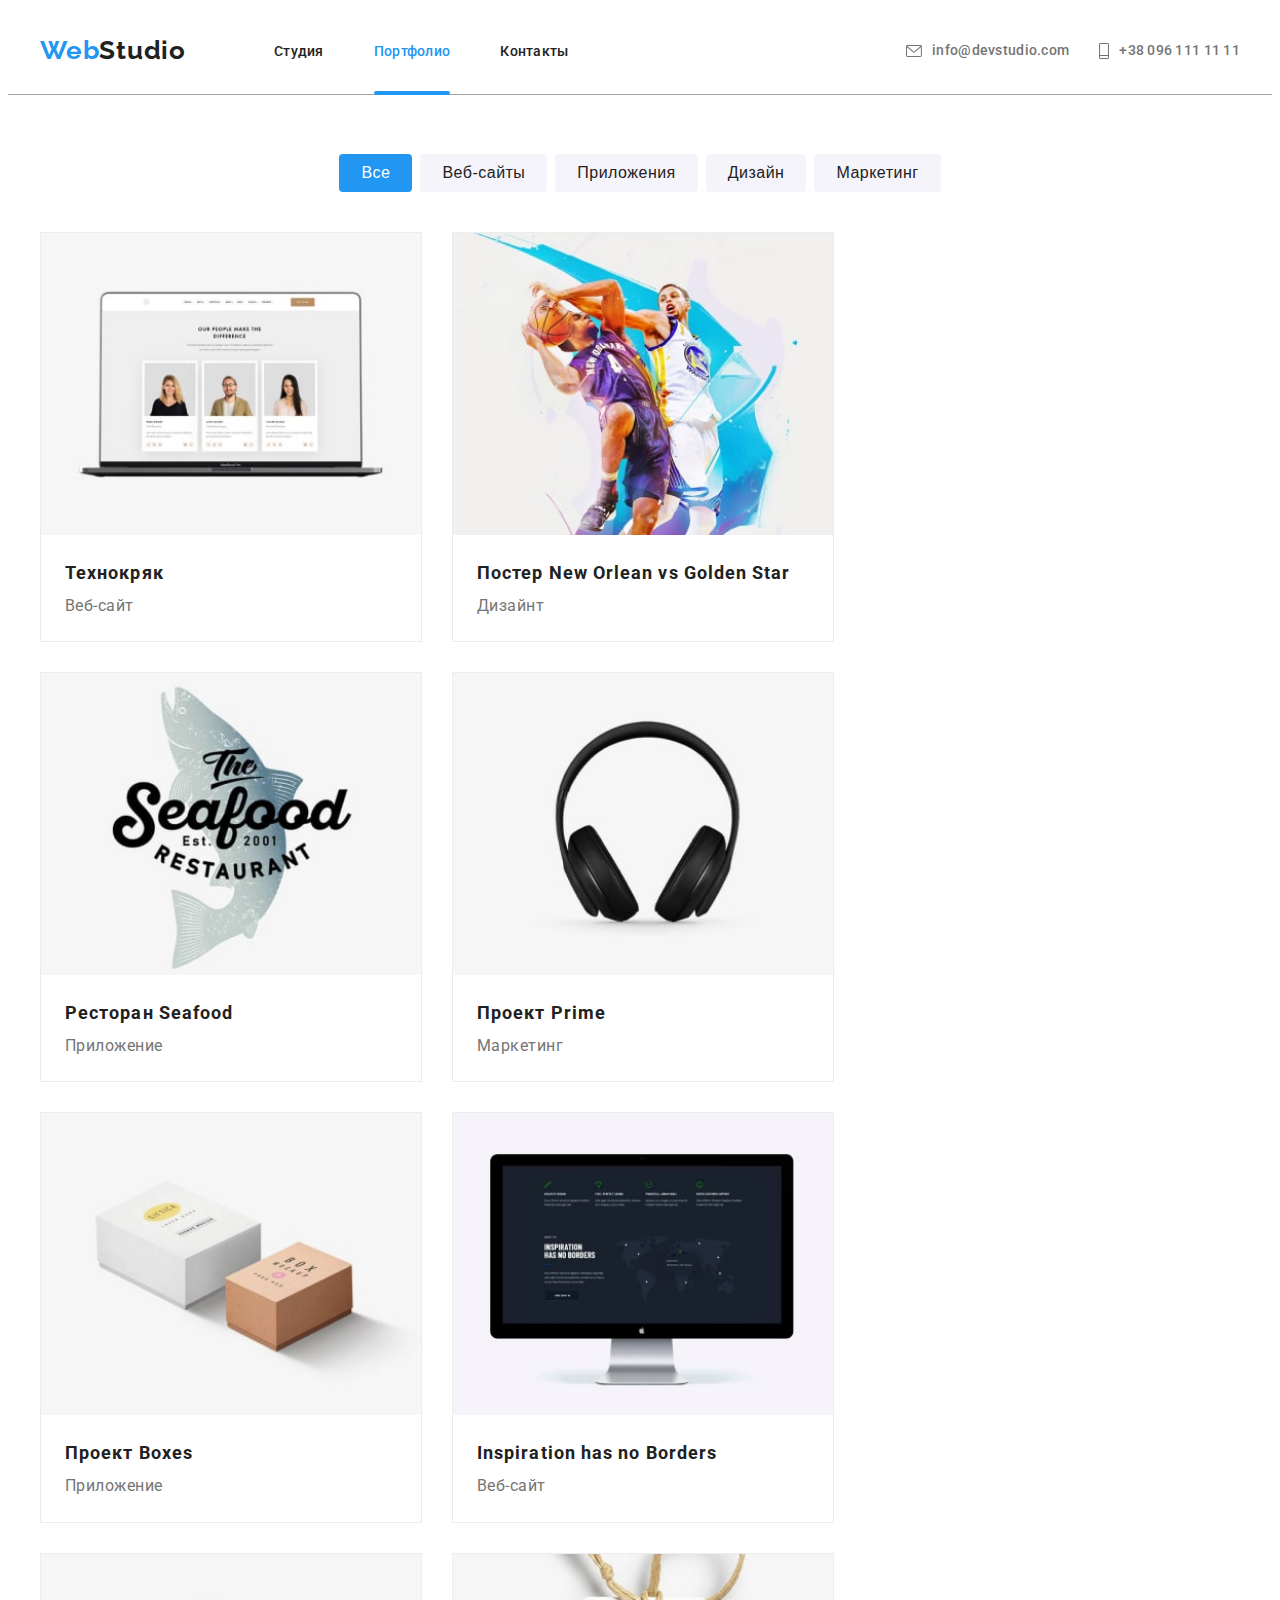
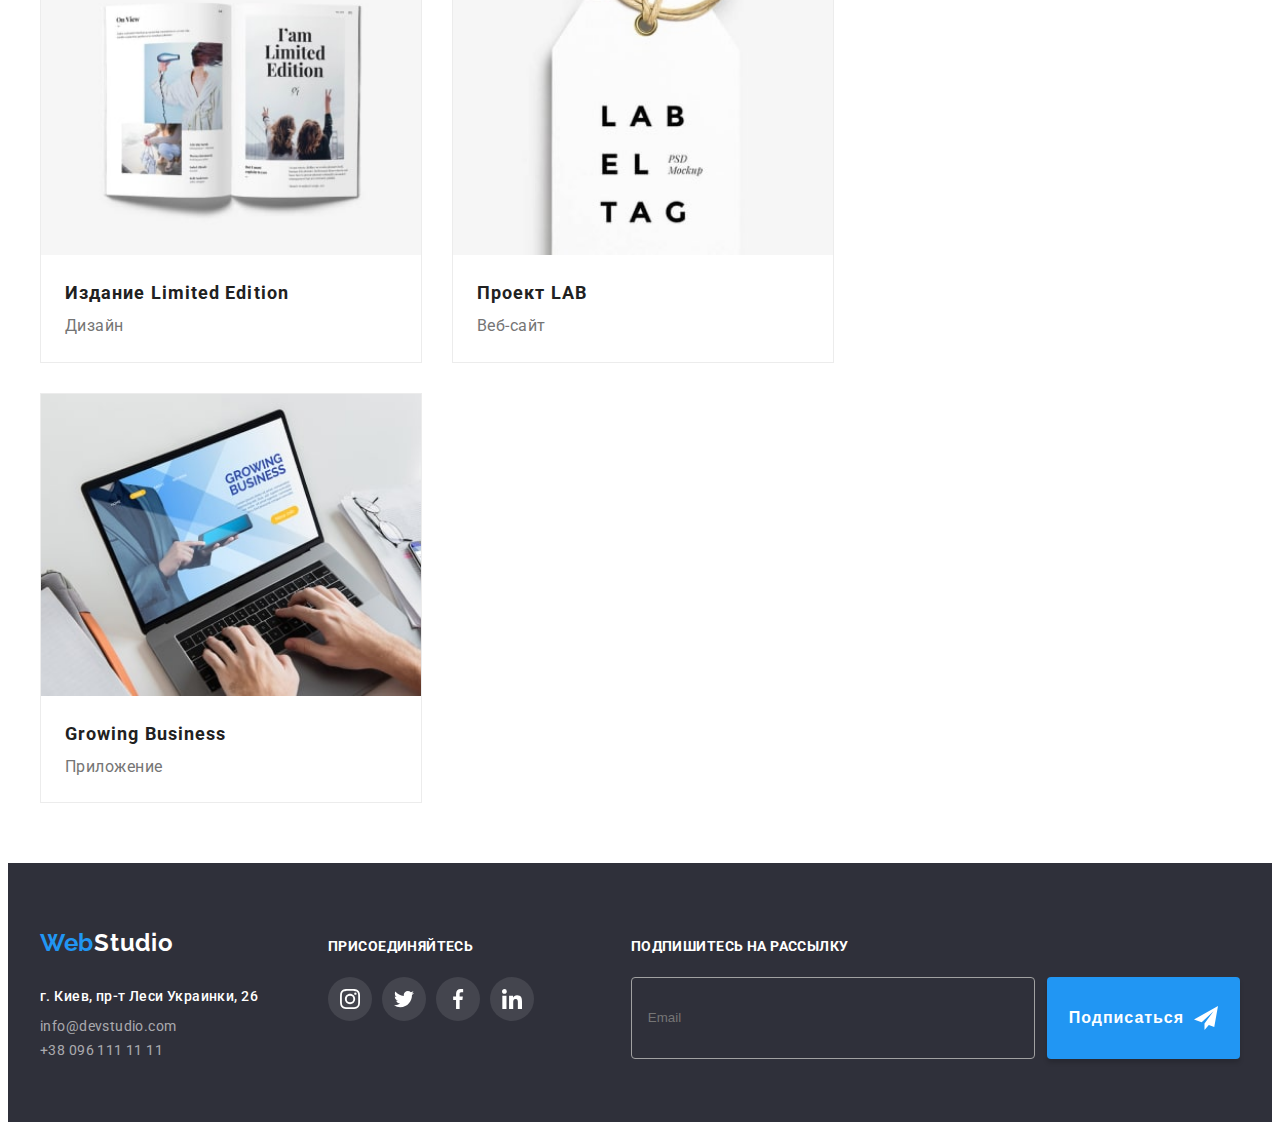
<file: portfolio.html>
<!DOCTYPE html>
<html lang="ru">
<head>
    <meta charset="UTF-8">
    <meta http-equiv="X-UA-Compatible" content="IE=edge">
    <meta name="viewport" content="width=device-width, initial-scale=1.0">
    <title>mobile-goit-HM8</title>

    <link href="https://fonts.googleapis.com/css2?family=Raleway:wght@700&family=Roboto:wght@400;500;700;900&display=swap"
                rel="stylesheet">
    <link
      rel="stylesheet"
      href="https://cdnjs.cloudflare.com/ajax/libs/modern-normalize/1.1.0/modern-normalize.min.css"
      integrity="sha512-wpPYUAdjBVSE4KJnH1VR1HeZfpl1ub8YT/NKx4PuQ5NmX2tKuGu6U/JRp5y+Y8XG2tV+wKQpNHVUX03MfMFn9Q=="
      crossorigin="anonymous"
      referrerpolicy="no-referrer"
    />
    <link rel="stylesheet" href="./css/main.min.css"/>

</head>
<body>
<!-- header -->
<header class="header">
        
    <div class="conteiner">

        <!--mobile-menu -->
        <div class="header__open__mobile  ">

                    
                    <!--logo-menu-->
                    <a class="logo logo--size link " href="./index.html">
                    Web<span class="logo__part__header">Studio</span></a>

                    <!--nav-menu-->
                    <nav class="nav__header">
                        <ul class="nav__header--list list">
                            <li class="nav__header--item">
                                <a class="nav__header--link link"  href="./index.html"
                                >Студия
                                </a>
                            </li>

                            <li class="nav__header--item">
                                <a class="nav__header--link link  active"  href="./portfolio.html"
                                >Портфолио
                                </a>
                            </li>

                            <li class="nav__header--item">
                                <a class="nav__header--link link"  href=""
                                >Контакты
                                </a>
                            </li>
                        </ul>
                    </nav>

                    <!--contact-menu-->
                    <ul class="contact__header contact__header--size list">
                        <li class="contact__header--item">
                            <a class="contact__header--link link contact__header--link__mail" href="">
                                <svg class="icon__postbox" width="16" height="12">
                                    <use href="./img/icon.svg#icon-postbox"></use>
                                </svg>info@devstudio.com</a>
                                
                        </li>
                        <li class="contact__header--item">
                            <a class="contact__header--link link contact__header--link__tel" href="tel:+380961111111">
                                <svg class="icon__mobtel" width="10" height="16">
                                    <use href="./img/icon.svg#icon-mobtel"></use>
                                 </svg>+38 096 111 11 11</a> 
                        </li>
                    </ul>
            
               
            <!--btn-mobile-menu-->
            <button class= "btn__mobile js-open-menu" 
                aria-expanded="false"
                aria-controls="mobile-menu" type="button">
                <svg class="icon__mobile" width="24" height="16">
                  
                    <use class="open" href="./img/icon.svg#icon-menu"></use>
                    
                </svg>
               
            </button>
        </div> 
        

        
        <!--mob-menu-conteiner--> 
        <div class=" mobile__menu_div"  id="mobile-menu">
            <div class="mobile__menu__conteiner js-menu" >
                <button class= "btn__mobile js-close-menu close__menu__btn" type="button">
                    <svg class=" icon__mobile--close" width="40" height="40">
                        <use class="open" href="./img/icon.svg#icon-close"></use>
                    </svg>
                </button>

                            <!--nav-mob-menu-->    
                            <nav class="nav nav__menu">
                                <ul class="nav__list__menu list">
                                    <li class="nav__item">
                                        <a class="link nav__item__link  " href="./index.html">Студия</a>
                                    </li>
                                    <li class="nav__item">
                                        <a class="link nav__item__link active__mob" href="./portfolio.html">Портфолио</a>
                                    </li>
                                    <li class="nav__item">
                                        <a class="link nav__item__link" href="">Контакты</a>
                                    </li>
                                </ul>
                            </nav>

                            <!--contacts-mob-menu-->                
                            <div class="bottom-conteiner">
                                <ul class="contacts__list contacts__list--size list">
                                    <li class="contact__item contact__item--tel">
                                        <a class="contact__link link contact__link--tel" href="tel:+380961111111">
                                            +38 096 111 11 11</a>
                                    </li>
                                    <li class="contact__item">
                                        <a class="contact__link link" href="">info@devstudio.com</a>
                                    </li>
                                </ul>
                
                                <!--social-mobile-menu-->     
                                <ul class="social__list list">
                                    <li  class="social__item social__item--size social__item--after">
                                        <a class="social__link link" href="">Instagram</a>
                                    </li>
                                    <li class="social__item social__item--size social__item--after">
                                        <a class="social__link link" href="">Twitter</a>
                                    </li>
                                    <li class="social__item social__item--size social__item--after">
                                        <a class="social__link link" href="">Facebook</a>
                                    </li>
                                    <li class="social__item social__item--size">
                                        <a class="social__link link" href="">LinkedIn</a>
                                    </li>
                                </ul> 
                            </div>
            </div>
        </div>
           
                
    </div>
</header>

<!-- portfolio-filtr -->   
    <section class="  section__filtr section__filtr--size">
     
        <h1 class="is-hidden" >Portfolio page</h1>
        
        <div class="conteiner after-conteiner ">
            <ul class=" list list__filtr list__filtr--size">
                <li class="list__filtr--size__item">
                    <button type="button" class="btn__item  btn__item--size btn__active">Все</button>
                </li>
                <li class="list__filtr--size__item">
                    <button type="button" class="btn__item  btn__item--size">Веб-сайты</button>
                </li>
                <li class="list__filtr--size__item">
                    <button type="button" class="btn__item  btn__item--size">Приложения</button>
                </li>
                <li class="list__filtr--size__item">
                    <button type="button" class="btn__item  btn__item--size">Дизайн</button>
                </li>
                <li class="list__filtr--size__item">
                    <button type="button" class="btn__item  btn__item--size">Маркетинг</button>
                </li>
                
            </ul>
 <!-- portfolio-cards -->              
            <ul class=" list  list__pl__tittle">
                <li class="list__pl__tittle__item list__pl__tittle__item--size">
                   
                        <a href="./index.html" class=" link link__portfolio ">
                            
                            <div class="portfolio__cards">
                               
                                <p class="portfolio__cards__text portfolio__cards__text--size">
                                    Технокряк это современная площадка распространения коронавируса. Компании используют эту платформу для цифрового
                                    шпионажа и атак на защищённые сервера конкурентов.
                                </p>
                                <picture>
                                    <source
                                        srcset="./img/portfolio-img/img-min.jpg 1x,
                                        ./img/portfolio-img/img-x2-min.jpg 2x"
                                        media="(max-width: 767px)">
                                    <source
                                        srcset="./img/portfolio-img/desctop-img-min.jpg 1x,
                                        ./img/portfolio-img/x2desctop-img-min.jpg 2x" 
                                        media="(min-width: 1200px)">
                                    <source
                                        srcset="./img/portfolio-img/tablet-img-min.jpg 1x,
                                        ./img/portfolio-img/x2-tablet-img-min.jpg 2x"
                                        media="(min-width: 768px)">
                                        <img src="./img/portfolio-img/img-min.jpg"  alt=""  >
                                </picture>
                                
                              
                            </div>
                            <div class="conteiner--portfolio">
                                <h2 class="portfolio__item__tittle">Технокряк</h2>
                                <p class="portfolio__item__tittle__par">Веб-сайт</p>
                            </div>
                        </a>
                   
                    
                </li>
                <li class="list__pl__tittle__item list__pl__tittle__item--size">
                    
                        <a href="" class=" link link__portfolio ">
                            <div class="portfolio__cards">
                                <p class="portfolio__cards__text portfolio__cards__text--size">
                                    Технокряк это современная площадка распространения коронавируса. Компании используют эту платформу для цифрового
                                    шпионажа и атак на защищённые сервера конкурентов.
                                </p>

                                <picture>
                                    <source
                                        srcset="./img/portfolio-img/1-img-min.jpg 1x,
                                        ./img/portfolio-img/1-img-x2-min.jpg 2x"
                                        media="(max-width: 767px)">
                                    <source
                                        srcset="./img/portfolio-img/1-desctop-img-min.jpg 1x,
                                        ./img/portfolio-img/x2-1-desctop-img-min.jpg 2x"
                                        media="(min-width: 1200px)">
                                    <source
                                        srcset="./img/portfolio-img/1-tablet-img-min.jpg 1x,
                                        ./img/portfolio-img/x2-1-tablet-img-min.jpg 2x"
                                        media="(min-width: 768px)">
                                        <img src="./img/portfolio-img/1-img-min.jpg" alt="" width="370">
                                </picture>
                               
                            </div>
                            <div class="conteiner--portfolio">
                                <h2 class="portfolio__item__tittle">
                                    Постер New Orlean vs Golden Star</h2>
                                <p class="portfolio__item__tittle__par">Дизайнт</p>
                            </div>
                        </a>
                    
                </li>
                <li class="list__pl__tittle__item list__pl__tittle__item--size">
                    
                        <a href="" class=" link link__portfolio ">
                            <div class="portfolio__cards">
                                <p class="portfolio__cards__text portfolio__cards__text--size">
                                    Технокряк это современная площадка распространения коронавируса. Компании используют эту платформу для цифрового
                                    шпионажа и атак на защищённые сервера конкурентов.
                                </p>
                                <picture>
                                    <source
                                        srcset="./img/portfolio-img/2-img-min.jpg 1x,
                                        ./img/portfolio-img/2-img-x2-min.jpg 2x"
                                        media="(max-width: 767px)">
                                    <source
                                        srcset="./img/portfolio-img/2-desctop-img-min.jpg 1x,
                                        ./img/portfolio-img/x2-2-desctop-img-min.jpg 2x"
                                        media="(min-width: 1200px)">
                                    <source
                                        srcset="./img/portfolio-img/2-tablet-img-min.jpg 1x,
                                        ./img/portfolio-img/x2-2-tablet-img-min.jpg 2x"
                                        media="(min-width: 768px)">
                                        <img src="./img/portfolio-img/2-img-min.jpg" alt="" width="370">
                                </picture>
                                
                            </div>
                            <div class="conteiner--portfolio">
                                <h2 class="portfolio__item__tittle">Ресторан Seafood</h2>
                                <p class="portfolio__item__tittle__par">Приложение</p>
                            </div>
                        </a>
                    
                </li>
                 <li class="list__pl__tittle__item list__pl__tittle__item--size">
                    
                        <a href="" class=" link link__portfolio ">
                            <div class="portfolio__cards">
                                <p class="portfolio__cards__text portfolio__cards__text--size">
                                    Технокряк это современная площадка распространения коронавируса. Компании используют эту платформу для цифрового
                                    шпионажа и атак на защищённые сервера конкурентов.
                                    
                                </p>
                                <picture>
                                    <source
                                        srcset="./img/portfolio-img/3-img-min.jpg 1x,
                                        ./img/portfolio-img/3-img-x2-min.jpg 2x"
                                        media="(max-width: 767px)">
                                    <source
                                        srcset="./img/portfolio-img/3-desctop-img-min.jpg 1x,
                                        ./img/portfolio-img/x2-3-desctop-img-min.jpg 2x"
                                        media="(min-width: 1200px)">
                                    <source
                                        srcset="./img/portfolio-img/3-tablet-img-min.jpg 1x,
                                        ./img/portfolio-img/x2-3-tablet-img-min.jpg 2x"
                                        media="(min-width: 768px)">
                                        <img src="./img/portfolio-img/3-img-min.jpg" alt="" width="370">
                                </picture>
                                
                               
                            </div>
                            <div class="conteiner--portfolio">
                                <h2 class="portfolio__item__tittle">Проект Prime</h2>
                                <p class="portfolio__item__tittle__par">Маркетинг</p>
                            </div>
                        </a>
                    
                    
                </li>
                <li class="list__pl__tittle__item list__pl__tittle__item--size">
                    
                        <a href="" class=" link link__portfolio ">
                            <div class="portfolio__cards">
                                <p class="portfolio__cards__text portfolio__cards__text--size">
                                    Технокряк это современная площадка распространения коронавируса. Компании используют эту платформу для цифрового
                                    шпионажа и атак на защищённые сервера конкурентов.
                                </p>
                                <picture>
                                    <source
                                        srcset="./img/portfolio-img/4-img-min.jpg 1x,
                                        ./img/portfolio-img/4-img-x2-min.jpg 2x"
                                        media="(max-width: 767px)">
                                    <source
                                        srcset="./img/portfolio-img/4-desctop-img-min.jpg 1x,
                                        ./img/portfolio-img/x2-4-desctop-img-min.jpg 2x"
                                        media="(min-width: 1200px)">
                                    <source
                                        srcset="./img/portfolio-img/4-tablet-img-min.jpg 1x,
                                        ./img/portfolio-img/x2-4-tablet-img-min.jpg 2x"
                                        media="(min-width: 768px)">
                                        <img src="./img/portfolio-img/4-img-min.jpg" alt="" width="370">
                                </picture>
                               
                               
                            </div>
                            <div class="conteiner--portfolio">
                                <h2 class="portfolio__item__tittle">Проект Boxes</h2>
                                <p class="portfolio__item__tittle__par">Приложение</p>
                            </div>
                        </a>
                    
                    
                </li>
                <li class="list__pl__tittle__item list__pl__tittle__item--size">
                   
                        <a href="" class=" link link__portfolio ">
                            <div class="portfolio__cards">
                                <p class="portfolio__cards__text portfolio__cards__text--size">
                                    Технокряк это современная площадка распространения коронавируса. Компании используют эту платформу для цифрового
                                    шпионажа и атак на защищённые сервера конкурентов.
                                </p>
                                <picture>
                                    <source
                                        srcset="./img/portfolio-img/5-img-min.jpg 1x,
                                        ./img/portfolio-img/5-img-x2-min.jpg 2x"
                                        media="(max-width: 767px)">
                                    <source
                                        srcset="./img/portfolio-img/5-desctop-img-min.jpg 1x,
                                        ./img/portfolio-img/x2-5-desctop-img-min.jpg 2x"
                                        media="(min-width: 1200px)">
                                    <source
                                        srcset="./img/portfolio-img/5-tablet-img-min.jpg 1x,
                                        ./img/portfolio-img/x2-5-tablet-img-min.jpg 2x"
                                        media="(min-width: 768px)">
                                        <img src="./img/portfolio-img/5-img-min.jpg" alt="" width="370">
                                </picture>
                                    
                                    
                               
                            </div>    
                            <div class="conteiner--portfolio">
                                <h2 lang="en" class="portfolio__item__tittle">
                                    Inspiration has no Borders</h2>
                                <p class="portfolio__item__tittle__par">Веб-сайт</p>
                            </div>
                        </a>
                    
                   
                </li>
                <li class="list__pl__tittle__item list__pl__tittle__item--size">
                    
                        <a href="" class=" link link__portfolio ">
                            <div class="portfolio__cards">
                                <p class="portfolio__cards__text portfolio__cards__text--size">
                                    Технокряк это современная площадка распространения коронавируса. Компании используют эту платформу для цифрового
                                    шпионажа и атак на защищённые сервера конкурентов.
                                </p>
                                <picture>
                                    <source
                                        srcset="./img/portfolio-img/6-img-min.jpg 1x,
                                        ./img/portfolio-img/6-img-x2-min.jpg 2x"
                                        media="(max-width: 767px)">
                                    <source
                                        srcset="./img/portfolio-img/6-desctop-img-min.jpg 1x,
                                        ./img/portfolio-img/x2-6-desctop-img-min.jpg 2x"
                                        media="(min-width: 1200px)">
                                    <source
                                        srcset="./img/portfolio-img/6-tablet-img-min.jpg 1x,
                                        ./img/portfolio-img/x2-6-tablet-img-min.jpg 2x"
                                        media="(min-width: 768px)">
                                        <img src="./img/portfolio-img/6-img-min.jpg" alt="" width="370">
                                </picture>
                                
                               
                            </div>
                            <div class="conteiner--portfolio">
                                <h2 class="portfolio__item__tittle">
                                    Издание Limited Edition</h2>
                                <p class="portfolio__item__tittle__par">Дизайн</p>
                            </div>
                        </a>
                   
                   
                </li>
                <li class="list__pl__tittle__item list__pl__tittle__item--size">
                    
                        <a href="" class=" link link__portfolio ">
                            <div class="portfolio__cards">
                                <p class="portfolio__cards__text portfolio__cards__text--size">
                                    Технокряк это современная площадка распространения коронавируса. Компании используют эту платформу для цифрового
                                    шпионажа и атак на защищённые сервера конкурентов.
                                </p>
                                <picture>
                                    <source
                                        srcset="./img/portfolio-img/7-img-min.jpg 1x,
                                        ./img/portfolio-img/7-img-x2-min.jpg 2x"
                                        media="(max-width: 767px)">
                                    <source
                                        srcset="./img/portfolio-img/7-desctop-img-min.jpg 1x,
                                        ./img/portfolio-img/x2-7-desctop-img-min.jpg 2x"
                                        media="(min-width: 1200px)">
                                    <source
                                        srcset="./img/portfolio-img/7-tablet-img-min.jpg 1x,
                                        ./img/portfolio-img/x2-7-tablet-img-min.jpg 2x"
                                        media="(min-width: 768px)">
                                        <img src="./img/portfolio-img/7-img-min.jpg" alt="" width="370">
                                </picture>
                                
                              
                            </div>
                            <div class="conteiner--portfolio">
                                <h2 class="portfolio__item__tittle">
                                    Проект LAB</h2>
                                <p class="portfolio__item__tittle__par">Веб-сайт</p>
                            </div>
                        </a>
                    
                    
                </li>
                <li class="list__pl__tittle__item list__pl__tittle__item--size">
                   
                        <a href="" class=" link link__portfolio ">
                            <div class="portfolio__cards">
                                <p class="portfolio__cards__text portfolio__cards__text--size">
                                    Технокряк это современная площадка распространения коронавируса. Компании используют эту платформу для цифрового
                                    шпионажа и атак на защищённые сервера конкурентов.
                                </p>
                                <picture>
                                    <source
                                        srcset="./img/portfolio-img/8-img-min.jpg 1x,
                                        ./img/portfolio-img/8-img-x2-min.jpg 2x"
                                        media="(max-width: 767px)">
                                    <source
                                        srcset="./img/portfolio-img/8-desctop-img-min.jpg 1x,
                                        ./img/portfolio-img/x2-8-desctop-img-min.jpg 2x"
                                        media="(min-width: 1200px)">
                                    <source
                                        srcset="./img/portfolio-img/8-tablet-img-min.jpg 1x,
                                        ./img/portfolio-img/x2-8-tablet-img-min.jpg 2x"
                                        media="(min-width: 768px)">
                                        <img src="./img/portfolio-img/8-img-min.jpg" alt="" width="370">
                                </picture>
                                
                              
                            </div>
                            <div class="conteiner--portfolio">
                                <h2 lang="en" class="portfolio__item__tittle">
                                    Growing Business</h2>
                                <p class="portfolio__item__tittle__par">Приложение</p>
                            </div>
                        </a>
                    
                    
                </li>
            </ul>
        </div>
    </section>
    

<!-- footer -->        
<footer class="footer footer--size ">
    <div class="conteiner conteiner--footer">
        <div class="footer__desk__conteiner">
            <div class="footer__tb_conteiner">
                <!-- contact-footer -->   
                    <div class="footer__contact footer__contact--size">
                        <a href="./index.html" class=" link logo  logo--footer">
                            Web<span class="logo__part__footer">Studio</span></a>
                    
                            <address class="address"> 
                                <p class="footer__par footer__par--size">
                                    г. Киев, пр-т Леси Украинки, 26 
                                </p>
                                <ul class="address__list list">
                                    <li class="address__item address__item-size">
                                        <a class="address__link link" href="mailto">
                                            info@devstudio.com</a>
                                    </li>
                                    <li class="address__item address__item-size">
                                        <a class="address__link link" href="tel:+380961111111">
                                            +38 096 111 11 11</a>
                                    </li>
                                </ul>
                            </address> 
                    </div>

                <!-- soc-network-footer -->
                <div class="footer__network footer__network--size">
                    <p class="footer__tittle footer__tittle--size">присоединяйтесь</p>
                    <ul class=" list list__social">
                        <li class="list__social__item">
                            <a href="" class="link__social link__social__footer">
                                <svg class="social__icon" width="20" height="20">
                                    <use href="./img/icon.svg#icon-instagram"></use>
                                </svg>
                            </a>
                        </li>
                        <li class="list__social__item">
                            <a href="" class="link__social link__social__footer">
                                <svg class="social__icon" width="20" height="20">
                                    <use href="./img/icon.svg#icon-twitter"></use>
                                </svg>
                            </a>
                        </li>
                        <li class="list__social__item">
                            <a href="" class="link__social link__social__footer">
                                <svg class="social__icon" width="20" height="20">
                                    <use href="./img/icon.svg#icon-facebook"></use>
                                </svg>
                            </a>
                        </li>
                        <li class="list__social__item">
                            <a href="" class="link__social link__social__footer">
                                <svg class="social__icon" width="20" height="20">
                                    <use href="./img/icon.svg#icon-linkedin"></use>
                                </svg>
                            </a>
                        </li>
                    </ul>
                </div>
            </div>

            <!-- form-footer -->
            <div class="footer__form__conteiner">
                <p class="footer__tittle footer__tittle--size">Подпишитесь на рассылку</p>
                <form class="footer__form" name="signup_form" autocomplete="on" novalidate >
                    <label  >
                        <input class="footer__input footer__input--size" type="Email" name="Email"  placeholder="Email"  >
                    </label>
                        <button type="submit" class=" btn footer__form__btn  footer__form__btn--size">Подписаться
                            
                                <svg class="icon-send" width="24" height="24">
                                    <use href="./img/icon.svg#icon-icon-send"></use>
                                </svg>
                        
                        </button>
                </form>
            </div>
        </div> 

    </div>
</footer>
        <script src="./js/menu.js"></script>




        
    
</body>
</html>
</file>
<file: css/main.min.css>
h1,h2,h3,h4,h5,p,ul{margin:0;padding:0}img{display:block;width:100%;height:auto}body{position:relative;font-family:"Roboto", sans-serif;color:#212121}.list{list-style:none}.link{text-decoration:none;cursor:pointer}.logo{display:block;font-family:Raleway;font-weight:700;font-size:24px;line-height:1.7;letter-spacing:0.03em;color:#2196f3}.logo--size{padding:16px 0}@media screen and (min-width: 768px){.logo--size{margin-right:88px;padding:20px 0}}@media screen and (min-width: 1200px){.logo--size{font-size:26px;line-height:1.2;padding:24px 0}}.logo__part__header{color:#212121}.logo--footer{display:block;margin-bottom:20px}.logo__part__footer{color:#fff}.conteiner{padding-right:15px;padding-left:15px;width:100%;margin:0 auto}@media screen and (min-width: 480px){.conteiner{width:480px}}@media screen and (min-width: 768px){.conteiner{width:768px}}@media screen and (min-width: 1200px){.conteiner{width:1200px}.conteiner--footer{-webkit-box-align:baseline;-ms-flex-align:baseline;align-items:baseline}}.is-hidden{width:1px;height:1px;margin:-1px;padding:0;overflow:hidden;border:0;clip:rect(0 0 0 0)}.btn{cursor:pointer;font-weight:700;font-size:16px;line-height:1.9;text-align:center;letter-spacing:0.06em;border-radius:4px;background-color:#2196f3;color:#fff;border:transparent;cursor:pointer;-webkit-box-shadow:0px 4px 4px rgba(0,0,0,0.15);box-shadow:0px 4px 4px rgba(0,0,0,0.15);-webkit-transition:background-color 250ms cubic-bezier(0.4, 0, 0.2, 1);transition:background-color 250ms cubic-bezier(0.4, 0, 0.2, 1)}.btn:hover,.btn:focus{background-color:#188ce8;-webkit-box-shadow:0px 4px 4px rgba(0,0,0,0.15);box-shadow:0px 4px 4px rgba(0,0,0,0.15)}.btn--hero__size{padding:10px 32px}.btn--modal{display:block;margin-left:auto;margin-right:auto;padding:10px 55px}.list__social{display:-webkit-box;display:-ms-flexbox;display:flex;-webkit-box-pack:center;-ms-flex-pack:center;justify-content:center}.list__social__item{width:44px;height:44px;margin-right:10px}.list__social__item:last-child{margin-right:0px}.link__social{display:-webkit-box;display:-ms-flexbox;display:flex;-webkit-box-pack:center;-ms-flex-pack:center;justify-content:center;-webkit-box-align:center;-ms-flex-align:center;align-items:center;width:100%;height:100%;border-radius:50%;background-color:#fff;color:#afb1b8;-webkit-transition:color 250ms cubic-bezier(0.4, 0, 0.2, 1),background-color 250ms cubic-bezier(0.4, 0, 0.2, 1);transition:color 250ms cubic-bezier(0.4, 0, 0.2, 1),background-color 250ms cubic-bezier(0.4, 0, 0.2, 1)}.link__social:hover,.link__social:focus{background-color:#2196f3;color:#fff}.link__social__footer{display:-webkit-box;display:-ms-flexbox;display:flex;-webkit-box-pack:center;-ms-flex-pack:center;justify-content:center;-webkit-box-align:center;-ms-flex-align:center;align-items:center;width:100%;height:100%;border-radius:50%;background-color:rgba(255,255,255,0.1);color:#fff;-webkit-transition:background-color 250ms cubic-bezier(0.4, 0, 0.2, 1);transition:background-color 250ms cubic-bezier(0.4, 0, 0.2, 1)}.link__social__footer__footer:hover,.link__social__footer__footer:focus{background-color:#2196f3}.link__social__footer .social__icon__footer{fill:currentColor}.social__icon{fill:currentColor}.modal{position:fixed;top:50%;left:50%;-webkit-transform:translate(-50%, -50%);transform:translate(-50%, -50%);-webkit-transition:-webkit-transform 500ms cubic-bezier(0, 0.36, 0.7, 0.65);transition:-webkit-transform 500ms cubic-bezier(0, 0.36, 0.7, 0.65);transition:transform 500ms cubic-bezier(0, 0.36, 0.7, 0.65);transition:transform 500ms cubic-bezier(0, 0.36, 0.7, 0.65), -webkit-transform 500ms cubic-bezier(0, 0.36, 0.7, 0.65);width:98%;height:auto;padding:40px;border-radius:4px;background-color:#fff;-webkit-box-shadow:0px 1px 3px rgba(0,0,0,0.12),0px 1px 1px rgba(0,0,0,0.14),0px 2px 1px rgba(0,0,0,0.2);box-shadow:0px 1px 3px rgba(0,0,0,0.12),0px 1px 1px rgba(0,0,0,0.14),0px 2px 1px rgba(0,0,0,0.2)}@media screen and (min-width: 480px){.modal{width:450px}}@media screen and (min-width: 1200px){.modal{width:528px;min-height:581px}}.button__close__modal{position:absolute;top:8px;right:8px;display:-webkit-box;display:-ms-flexbox;display:flex;-webkit-box-pack:center;-ms-flex-pack:center;justify-content:center;-webkit-box-align:center;-ms-flex-align:center;align-items:center;width:30px;height:30px;border-radius:50%;background-color:transparent;border:1px solid #a1a1a1;cursor:pointer;-webkit-transition:color 250ms cubic-bezier(0.4, 0, 0.2, 1),border 250ms cubic-bezier(0.4, 0, 0.2, 1);transition:color 250ms cubic-bezier(0.4, 0, 0.2, 1),border 250ms cubic-bezier(0.4, 0, 0.2, 1)}.button__close__modal:focus,.button__close__modal:hover{color:#188ce8;border:1px solid #188ce8;outline:none}.icon__close{fill:currentColor}.backdrop{position:fixed;top:0;left:0;width:100vw;height:100vh;background-color:rgba(0,0,0,0.2);-webkit-transition:opacity 250ms,visibility 250ms,-webkit-transform 250ms cubic-bezier(0, 0.36, 0.7, 0.65);transition:opacity 250ms,visibility 250ms,-webkit-transform 250ms cubic-bezier(0, 0.36, 0.7, 0.65);transition:opacity 250ms,visibility 250ms,transform 250ms cubic-bezier(0, 0.36, 0.7, 0.65);transition:opacity 250ms,visibility 250ms,transform 250ms cubic-bezier(0, 0.36, 0.7, 0.65),-webkit-transform 250ms cubic-bezier(0, 0.36, 0.7, 0.65)}.backdrop.backdrop__hidden .modal{-webkit-transform:skew(40deg);transform:skew(40deg)}.backdrop__hidden{visibility:hidden;opacity:0;pointer-events:none}.form__tittle{font-weight:bold;font-size:20px;line-height:1.2;text-align:center;letter-spacing:0.03em;color:#212121}.form__tittle--size{margin-bottom:20px}.conteiner__modal__form{position:relative}.conteiner__modal__form--size{margin-bottom:10px}.modal__lable{top:0;left:0;display:-webkit-box;display:-ms-flexbox;display:flex;font-weight:normal;font-size:12px;line-height:1.2;letter-spacing:0.01em;cursor:pointer;color:#757575}.modal__lable--size{margin-bottom:4px}.modal__input{width:100%;height:40px;padding-right:10px;padding-left:43px;border-radius:4px;border:1px solid rgba(33,33,33,0.2);outline:transparent;cursor:pointer;-webkit-transition:border 250ms cubic-bezier(0.4, 0, 0.2, 1);transition:border 250ms cubic-bezier(0.4, 0, 0.2, 1)}.modal__input:hover,.modal__input:focus{border:1px solid #2196f3}.modal__icon{position:absolute;top:50%;left:12px;fill:currentColor;cursor:pointer;-webkit-transition:fill 250ms cubic-bezier(0.4, 0, 0.2, 1);transition:fill 250ms cubic-bezier(0.4, 0, 0.2, 1)}.modal__input:hover ~ .modal__icon,.modal__input:focus ~ .modal__icon{fill:#2196f3}.modal__icon:hover,.modal__icon:focus{fill:#2196f3}.textarea__modal__form{position:relative}.textarea__modal__form--size{margin-bottom:20px}.textarea__modal{width:100%;height:120px;padding:12px 16px;border-radius:4px;border:1px solid rgba(33,33,33,0.2);outline:transparent;cursor:pointer;-webkit-transition:border 250ms cubic-bezier(0.4, 0, 0.2, 1);transition:border 250ms cubic-bezier(0.4, 0, 0.2, 1);resize:none}.textarea__modal:focus,.textarea__modal:hover{border:1px solid #2196f3}.textarea__modal::-webkit-input-placeholder{font-style:normal;font-weight:normal;font-size:12px;line-height:14px;letter-spacing:0.01em;color:rgba(117,117,117,0.5)}.textarea__modal:-ms-input-placeholder{font-style:normal;font-weight:normal;font-size:12px;line-height:14px;letter-spacing:0.01em;color:rgba(117,117,117,0.5)}.textarea__modal::-ms-input-placeholder{font-style:normal;font-weight:normal;font-size:12px;line-height:14px;letter-spacing:0.01em;color:rgba(117,117,117,0.5)}.textarea__modal::placeholder{font-style:normal;font-weight:normal;font-size:12px;line-height:14px;letter-spacing:0.01em;color:rgba(117,117,117,0.5)}.modal-lable-textarea{position:absolute;top:0;left:0;-webkit-transform:translateY(-20px);transform:translateY(-20px);font-weight:normal;font-size:12px;line-height:1.2;letter-spacing:0.01em;cursor:pointer;color:var(--second-col-txt)}.modal__checkbox{position:relative;-webkit-box-align:center;-ms-flex-align:center;align-items:center;-webkit-box-pack:center;-ms-flex-pack:center;justify-content:center;display:-webkit-inline-box;display:-ms-inline-flexbox;display:inline-flex;align-items:center;justify-content:center;font-style:normal;font-weight:normal;font-size:12px;line-height:1.2;letter-spacing:0.03em;color:#757575}@media screen and (max-width: 479px){.modal__checkbox{font-size:10px;line-height:1.2;-ms-flex-wrap:wrap;flex-wrap:wrap}}@media screen and (min-width: 1200px){.modal__checkbox{display:-webkit-box;display:-ms-flexbox;display:flex;font-size:14px;line-height:2}}.modal__checkbox--size{margin-bottom:24px}.modal__checkbox__title{position:absolute;display:-webkit-inline-box;display:-ms-inline-flexbox;display:inline-flex;white-space:nowrap;width:1px;height:1px;border:1px;padding:0;clip:rect(0 0 0 0)}.modal__checkbox__title:focus+.checkbox__icon,.modal__checkbox__title:hover+.checkbox__icon{border:2px solid #2196f3}.modal__checkbox__title:checked+.checkbox__icon{background-color:#188ce8;border-color:#188ce8;background-image:url(../img/chek-icon.svg);background-size:contain;background-repeat:no-repeat;background-position:center;background-origin:content-box}.modal__checkbox--title__par{margin-right:5px;cursor:pointer}.modal__checkbox__title__link{color:#2196f3;cursor:pointer;-webkit-transition:color 250ms cubic-bezier(0.4, 0, 0.2, 1);transition:color 250ms cubic-bezier(0.4, 0, 0.2, 1)}.modal__checkbox__title__link:focus,.modal__checkbox__title__link:hover{color:#188ce8}.modal__checkbox--title__par{margin-right:5px;cursor:pointer}@media screen and (max-width: 480px){.modal__checkbox--title__par{margin:5px 0;text-align:center}}.checkbox__icon{width:16px;height:15px;margin-right:9px;cursor:pointer;border-radius:2px;border:2px solid #212121;-webkit-transition:border 250ms cubic-bezier(0.4, 0, 0.2, 1);transition:border 250ms cubic-bezier(0.4, 0, 0.2, 1)}.checkbox__icon:focus,.checkbox__icon:hover{border:2px solid #2196f3}.header{position:relative;background-color:#fff;border-bottom:1px solid #a1a1a1}.header__open__mobile{display:-webkit-box;display:-ms-flexbox;display:flex;-webkit-box-align:center;-ms-flex-align:center;align-items:center}@media screen and (max-width: 767px){.nav__header{display:none}.contact__header{display:none}.btn__mobile{width:40px;height:40px;margin-left:auto;border:none;background-color:transparent;-webkit-transition:color 250ms cubic-bezier(0.4, 0, 0.2, 1);transition:color 250ms cubic-bezier(0.4, 0, 0.2, 1)}.icon__mobile{fill:currentColor;-webkit-transition:color 250ms cubic-bezier(0.4, 0, 0.2, 1);transition:color 250ms cubic-bezier(0.4, 0, 0.2, 1)}.icon__mobile--close{position:fixed;top:14px;right:15px}.btn__mobile:focus>.icon__mobile,.btn__mobile:hover>.icon__mobile{color:#2196f3}.close__menu__btn{position:fixed;top:14px;right:15px;-webkit-transition:color 250ms cubic-bezier(0.4, 0, 0.2, 1);transition:color 250ms cubic-bezier(0.4, 0, 0.2, 1)}.close__menu__btn:hover,.close__menu__btn:focus{fill:#2196f3}.mobile__menu__conteiner{position:fixed;top:0;left:0;-webkit-transform:translateY(100%);transform:translateY(100%);-webkit-transition:-webkit-transform  250ms ease-in-out;transition:-webkit-transform  250ms ease-in-out;transition:transform  250ms ease-in-out;transition:transform  250ms ease-in-out, -webkit-transform  250ms ease-in-out;width:100vw;height:100vh;display:-webkit-box;display:-ms-flexbox;display:flex;-webkit-box-orient:vertical;-webkit-box-direction:normal;-ms-flex-direction:column;flex-direction:column;-webkit-box-pack:justify;-ms-flex-pack:justify;justify-content:space-between;background-color:#fff;padding:48px 40px;z-index:999;visibility:hidden;pointer-events:none;overflow:scroll;padding:auto}}@media screen and (max-width: 767px) and (min-width: 480px){.mobile__menu__conteiner{padding:48px 40px}}@media screen and (max-width: 767px){.mobile__menu__conteiner.is-open{-webkit-transform:translateY(0);transform:translateY(0);visibility:visible;pointer-events:auto}.nav__list__menu{margin-bottom:10px}.nav__item{margin-bottom:32px}.nav__item:last-child{margin-bottom:0}.nav__item__link{font-weight:500;font-size:40px;line-height:1.2;text-align:center;letter-spacing:0.02em;color:#212121;-webkit-transition:color 250ms cubic-bezier(0.4, 0, 0.2, 1);transition:color 250ms cubic-bezier(0.4, 0, 0.2, 1)}.nav__item__link:focus,.nav__item__link:hover{color:#2196f3}.active__mob{color:#2196f3}.contacts__list--size{margin-bottom:64px}.contact__item--tel{margin-bottom:32px}.contact__link{font-weight:500;font-size:24px;line-height:1.7;letter-spacing:0.02em;color:#757575}.contact__link--tel{font-weight:500;font-size:34px;line-height:1.7;letter-spacing:0.02em;color:#2196f3}}@media screen and (max-width: 767px) and (max-width: 479.98px){.contact__link--tel{font-size:24px;line-height:1.7}}@media screen and (max-width: 767px){.social__list{display:-webkit-box;display:-ms-flexbox;display:flex;-ms-flex-wrap:wrap;flex-wrap:wrap}.social__item{border-right:2px solid rgba(33,33,33,0.2)}.social__item--size{padding-right:10px;margin-bottom:3px;margin-right:10px}.social__item--size:last-child{border-right:none;padding-right:0}.social__link{font-weight:500;font-size:18px;line-height:22px;letter-spacing:0.02em;color:#2196f3;-webkit-transition:color 250ms cubic-bezier(0.4, 0, 0.2, 1);transition:color 250ms cubic-bezier(0.4, 0, 0.2, 1)}.social__link:focus,.social__link:hover{color:rgba(33,33,33,0.2)}}@media screen and (min-width: 767.98px){.mobile__menu__conteiner{display:none}.btn__mobile{display:none}.social__list{display:none}.nav__header{display:-webkit-box;display:-ms-flexbox;display:flex}.nav__header--list{display:-webkit-box;display:-ms-flexbox;display:flex}.nav__header--item{margin-right:50px}.nav__header--item:last-child{margin-right:0}.nav__header--link{position:relative;padding:32px 0;display:block;font-weight:500;font-size:14px;line-height:16px;letter-spacing:0.02em;color:#212121;-webkit-transition:color 250ms cubic-bezier(0.4, 0, 0.2, 1);transition:color 250ms cubic-bezier(0.4, 0, 0.2, 1)}.nav__header--link:hover,.nav__header--link:focus{color:#2196f3}.active{color:#2196f3}.active::after{position:absolute;display:block;right:0;bottom:-1px;content:"";width:100%;height:4px;border-radius:4px;background-color:#2196f3}.contact__header{display:block;margin-left:auto}.contact__header--item{margin-bottom:10px}.contact__header--item:last-child{margin-bottom:0}.contact__header--link{display:-webkit-inline-box;display:-ms-inline-flexbox;display:inline-flex;text-align:center;font-weight:500;font-size:14px;line-height:1.1;letter-spacing:0.02em;color:#757575;-webkit-transition:color 250ms cubic-bezier(0.4, 0, 0.2, 1);transition:color 250ms cubic-bezier(0.4, 0, 0.2, 1)}.contact__header--link__mail{padding-top:16px}.contact__header--link__tel{padding-bottom:16px}.contact__header--link:hover,.contact__header--link:focus{color:#2196f3}.icon__postbox{fill:currentColor;margin-right:10px}.icon__postbox:hover,.icon__postbox:focus{color:#188ce8}.icon__mobtel{fill:currentColor;margin-right:10px}.icon__mobtel:hover,.icon__mobtel:focus{color:#188ce8}}@media screen and (min-width: 1200px){.nav__header--link{display:block;padding:35px 0px}.contact__header{display:-webkit-box;display:-ms-flexbox;display:flex}.contact__header--item{margin-right:30px;margin-bottom:0}.contact__header--item:last-child{margin-right:0}.contact__header--link{-webkit-box-align:center;-ms-flex-align:center;align-items:center;padding-top:35px;padding-bottom:35px}}.section__hero{max-width:1600px;margin:0 auto;background-repeat:no-repeat;background-size:cover;background-position:center;background-image:-webkit-gradient(linear, left top, right top, from(rgba(47,48,58,0.4)), to(rgba(47,48,58,0.4))),url(../img/hero-section/header-img.jpg);background-image:linear-gradient(to right, rgba(47,48,58,0.4), rgba(47,48,58,0.4)),url(../img/hero-section/header-img.jpg)}@media screen and (min-device-pixel-ratio: 2), screen and (-webkit-min-device-pixel-ratio: 2), screen and (min-resolution: 192dpi), screen and (min-resolution: 2dppx){.section__hero{background-image:-webkit-gradient(linear, left top, right top, from(rgba(47,48,58,0.4)), to(rgba(47,48,58,0.4))),url(../img/hero-section/2x-header-img.jpg);background-image:linear-gradient(to right, rgba(47,48,58,0.4), rgba(47,48,58,0.4)),url(../img/hero-section/2x-header-img.jpg)}}@media screen and (min-width: 768px){.section__hero{width:100%;background-image:-webkit-gradient(linear, left top, right top, from(rgba(47,48,58,0.4)), to(rgba(47,48,58,0.4))),url(../img/hero-section/header-tablet-img.jpg);background-image:linear-gradient(to right, rgba(47,48,58,0.4), rgba(47,48,58,0.4)),url(../img/hero-section/header-tablet-img.jpg)}}@media screen and (min-width: 768px) and (min-device-pixel-ratio: 2), screen and (min-width: 768px) and (-webkit-min-device-pixel-ratio: 2), screen and (min-width: 768px) and (min-resolution: 192dpi), screen and (min-width: 768px) and (min-resolution: 2dppx){.section__hero{background-image:-webkit-gradient(linear, left top, right top, from(rgba(47,48,58,0.4)), to(rgba(47,48,58,0.4))),url(../img/hero-section/2x-header-tablet-img.jpg);background-image:linear-gradient(to right, rgba(47,48,58,0.4), rgba(47,48,58,0.4)),url(../img/hero-section/2x-header-tablet-img.jpg)}}@media screen and (min-width: 1200px){.section__hero{width:100%;background-image:-webkit-gradient(linear, left top, right top, from(rgba(47,48,58,0.4)), to(rgba(47,48,58,0.4))),url(../img/hero-section/desctop-img.jpg);background-image:linear-gradient(to right, rgba(47,48,58,0.4), rgba(47,48,58,0.4)),url(../img/hero-section/desctop-img.jpg)}}@media screen and (min-width: 1200px) and (min-device-pixel-ratio: 2), screen and (min-width: 1200px) and (-webkit-min-device-pixel-ratio: 2), screen and (min-width: 1200px) and (min-resolution: 192dpi), screen and (min-width: 1200px) and (min-resolution: 2dppx){.section__hero{background-image:-webkit-gradient(linear, left top, right top, from(rgba(47,48,58,0.4)), to(rgba(47,48,58,0.4))),url(../img/hero-section/2x-desctop-img.jpg);background-image:linear-gradient(to right, rgba(47,48,58,0.4), rgba(47,48,58,0.4)),url(../img/hero-section/2x-desctop-img.jpg)}}.section__hero--size{padding:118px 0}@media screen and (min-width: 1200px){.section__hero{padding:200px 0}}.hero__tittle{font-weight:900;font-size:26px;line-height:1.6;text-align:center;letter-spacing:0.06em;text-transform:uppercase;color:#fff}.hero__tittle--size{margin:0 auto;margin-bottom:30px}@media screen and (min-width: 480px){.hero__tittle{width:360px}}@media screen and (min-width: 1200px){.hero__tittle{font-weight:900;font-size:44px;line-height:1.36}.hero__tittle--size{width:606px}}.hero__conteiner{text-align:center}.skills__sections{background-color:#fff}.skills__sections--size{padding:60px 0}@media screen and (min-width: 1200px){.skills__sections--size{padding:94px 0}}@media screen and (min-width: 768px){.skills__list{display:-webkit-box;display:-ms-flexbox;display:flex;-ms-flex-wrap:wrap;flex-wrap:wrap}}@media screen and (min-width: 768px) and (min-width: 1200px){.skills__list{-ms-flex-wrap:nowrap;flex-wrap:nowrap}}.skills__item{width:100%}@media screen and (min-width: 480px){.skills__item{width:450px}}@media screen and (min-width: 768px){.skills__item{-ms-flex-preferred-size:calc((100% - 30px) / 2);flex-basis:calc((100% - 30px) / 2);margin-right:30px;margin-bottom:30px}.skills__item:nth-child(2n){margin-right:0}}@media screen and (min-width: 1200px){.skills__item{width:270px}.skills__item:not(:last-child){margin-right:30px}}.skills__item:not(:last-child){margin-bottom:30px}.skills__item::before{display:block;content:"";height:120px;margin-bottom:30px;background-color:#f5f4fa;background-position:center;background-repeat:no-repeat;background-size:contain}.skills__tittle{font-weight:bold;font-size:14px;line-height:1.1;letter-spacing:0.03em;text-transform:uppercase;color:#212121}.skills__tittle--size{margin-bottom:10px}@media screen and (max-width: 767px){.skills__tittle{text-align:center}}.skills__par{font-weight:normal;font-size:14px;line-height:1.7;letter-spacing:0.03em;color:#757575}.icon__locator::before{content:"";background-image:url(../img/skills-before/antenna.svg);background-position:center;background-repeat:no-repeat;background-size:70px 70px}.icon__clock::before{content:"";background-image:url(../img/skills-before/clock.svg);background-position:center;background-repeat:no-repeat;background-size:70px 70px}.icon__laptop::before{content:"";background-image:url(../img/skills-before/diagram.svg);background-position:center;background-repeat:no-repeat;background-size:70px 70px}.icon__spaceman::before{content:"";background-image:url(../img/skills-before/astronaut.svg);background-position:center;background-repeat:no-repeat;background-size:70px 70px}.we-do__section{padding-bottom:94px}@media screen and (max-width: 1199px){.we-do__section{display:none}}.we-do__tittle{font-weight:700;font-size:28px;line-height:1.2;text-align:center;letter-spacing:0.03em;color:#212121}.we-do__tittle--size{margin-bottom:50px}@media screen and (min-width: 1200px){.we-do__tittle{font-size:36px;line-height:1.2}.we-do__tittle--size{margin-bottom:50px}}.we-do__list{display:-webkit-box;display:-ms-flexbox;display:flex;-ms-flex-wrap:wrap;flex-wrap:wrap}.we-do__items{position:relative;-ms-flex-preferred-size:calc((100% - 60px) / 3);flex-basis:calc((100% - 60px) / 3)}.we-do__items--size{margin-right:30px}.we-do__items:nth-child(3n){margin-right:0}.description{position:absolute;bottom:0;display:-webkit-box;display:-ms-flexbox;display:flex;-webkit-box-pack:center;-ms-flex-pack:center;justify-content:center;-webkit-box-align:center;-ms-flex-align:center;align-items:center;width:100%;min-height:70px;background-color:rgba(47,48,58,0.8)}.description__tittle{font-weight:bold;font-size:14px;line-height:1.1;letter-spacing:0.03em;text-transform:uppercase;color:#fff}.team__section{background-color:#f5f4fa}.team__section--size{padding:60px 0}@media screen and (min-width: 1200px){.team__section--size{padding:94px 0}}.section__tittle{font-weight:700;font-size:28px;line-height:1.2;text-align:center;letter-spacing:0.03em;color:#212121}.section__tittle--size{margin-bottom:30px}@media screen and (min-width: 1200px){.section__tittle{font-size:36px;line-height:1.2}.section__tittle--size{margin-bottom:50px}}@media screen and (min-width: 768px){.team__list{display:-webkit-box;display:-ms-flexbox;display:flex;-ms-flex-wrap:wrap;flex-wrap:wrap;margin:-15px}}.team__item{margin:15px;-webkit-box-shadow:0px 1px 3px rgba(0,0,0,0.12),0px 1px 1px rgba(0,0,0,0.14),0px 2px 1px rgba(0,0,0,0.2);box-shadow:0px 1px 3px rgba(0,0,0,0.12),0px 1px 1px rgba(0,0,0,0.14),0px 2px 1px rgba(0,0,0,0.2)}@media screen and (max-width: 768px){.team__item--size{margin-bottom:30px}.team__item--size:last-child{margin-bottom:0}}@media screen and (min-width: 768px){.team__item--size{-ms-flex-preferred-size:calc((100% - 60px) / 2);flex-basis:calc((100% - 60px) / 2)}}@media screen and (min-width: 1200px){.team__item--size{-ms-flex-preferred-size:calc((100% - 120px) / 4);flex-basis:calc((100% - 120px) / 4)}}.team__conteiner{background-color:#fff}.team__conteiner--size{padding:30px 32px;border-radius:0px 0px 4px 4px}.team__tittle{font-weight:500;font-size:16px;line-height:1.2;text-align:center;letter-spacing:0.03em;color:#212121}.team__tittle--size{margin-bottom:10px}.team__par{font-size:16px;line-height:1.2;text-align:center;letter-spacing:0.03em;color:#757575}.team__par--size{margin-bottom:16px}.clients__section{background-color:#fff}.clients__section--size{padding:60px 0}@media screen and (min-width: 1200px){.clients__section--size{padding:94px 0}}.clients__tittle{font-weight:700;font-size:28px;line-height:1.2;text-align:center;letter-spacing:0.03em;color:#212121}.clients__tittle--size{margin-bottom:30px}@media screen and (min-width: 1200px){.clients__tittle{font-size:36px;line-height:1.2}.clients__tittle--size{margin-bottom:50px}}.clients__list{display:-webkit-box;display:-ms-flexbox;display:flex;margin:-15px}@media screen and (max-width: 1199px){.clients__list{-ms-flex-wrap:wrap;flex-wrap:wrap}}.clients__item--size{margin:15px;width:calc((100% - 60px) / 2)}@media screen and (min-width: 768px){.clients__item--size{width:calc((100% - 90px) / 3)}}@media screen and (min-width: 1200){.clients__item--size{width:calc((100% - 180px) / 6)}}.clients__link{display:-webkit-box;display:-ms-flexbox;display:flex;-webkit-box-pack:center;-ms-flex-pack:center;justify-content:center;-webkit-box-align:center;-ms-flex-align:center;align-items:center;border-radius:4px;background-color:transparent;color:#afb1b8;border:1px solid #afb1b8;-webkit-transition:color 250ms cubic-bezier(0.4, 0, 0.2, 1),border 250ms cubic-bezier(0.4, 0, 0.2, 1);transition:color 250ms cubic-bezier(0.4, 0, 0.2, 1),border 250ms cubic-bezier(0.4, 0, 0.2, 1)}.clients__link--size{width:100%;height:92px}.clients__link:hover,.clients__link:focus{color:#188ce8;border:1px solid #188ce8}.clients-icon{fill:currentColor}.footer{background-color:#2f303a;text-align:center;color:#fff}@media screen and (min-width: 1200px){.footer{text-align:start}}.footer--size{padding:60px 0}.footer__tb_conteiner{margin-bottom:60px}@media screen and (min-width: 768px){.footer__tb_conteiner{display:-webkit-box;display:-ms-flexbox;display:flex;-webkit-box-pack:justify;-ms-flex-pack:justify;justify-content:space-between;padding-right:76px;padding-left:76px;-webkit-box-align:baseline;-ms-flex-align:baseline;align-items:baseline}}@media screen and (min-width: 1200px){.footer__tb_conteiner{padding-right:0px;padding-left:0px;margin-bottom:0;margin-right:auto}}@media screen and (min-width: 1200px){.footer__desk__conteiner{display:-webkit-box;display:-ms-flexbox;display:flex;margin-bottom:0;-webkit-box-align:baseline;-ms-flex-align:baseline;align-items:baseline}}.footer__contact--size{margin-bottom:60px}@media screen and (min-width: 768px){.footer__contact--size{margin-bottom:0}}@media screen and (min-width: 1200px){.footer__contact--size{margin-bottom:0px;margin-right:70px}}.footer__par{font-weight:500;font-size:14px;line-height:24px;text-align:center;letter-spacing:0.03em;color:#fff}.footer__par--size{display:block;margin-bottom:6px}@media screen and (min-width: 1200px){.footer__network--size{margin-bottom:0px}}.footer__form__btn{display:-webkit-inline-box;display:-ms-inline-flexbox;display:inline-flex;-webkit-box-align:center;-ms-flex-align:center;align-items:center}.footer__form__btn--size{padding:10px 22px}.footer__form__btn:hover,.footer__form__btn:focus{background-color:#188ce8;-webkit-box-shadow:0px 4px 4px rgba(0,0,0,0.15);box-shadow:0px 4px 4px rgba(0,0,0,0.15)}.footer .address{font-style:normal}.footer .address__item--size{display:block;margin-bottom:8px}.footer .address__link{font-weight:normal;font-size:14px;line-height:24px;text-align:center;letter-spacing:0.03em;color:rgba(255,255,255,0.6);-webkit-transition:color 250ms cubic-bezier(0.4, 0, 0.2, 1);transition:color 250ms cubic-bezier(0.4, 0, 0.2, 1)}.footer .address__link:focus,.footer .address__link:hover{color:#2196f3}.footer .footer__tittle{font-weight:700;font-size:14px;line-height:1.4;text-align:center;letter-spacing:0.03em;text-transform:uppercase;color:#fff}@media screen and (min-width: 1200px){.footer .footer__tittle{text-align:start}}.footer .footer__tittle--size{margin-bottom:20px}@media screen and (min-width: 768px){.footer .footer__form__conteiner{width:450px;margin:auto}}@media screen and (min-width: 1200px){.footer .footer__form__conteiner{margin:0;display:-webkit-box;display:-ms-flexbox;display:flex;-webkit-box-orient:vertical;-webkit-box-direction:normal;-ms-flex-direction:column;flex-direction:column;width:auto}}.footer .footer__form{fill:#afb1b8}@media screen and (min-width: 1200px){.footer .footer__form{display:-webkit-box;display:-ms-flexbox;display:flex}}.footer__input{width:100%;height:50px;border-radius:4px;border:1px solid #a1a1a1;outline:none;color:#a1a1a1;background-color:transparent;cursor:pointer}@media screen and (min-width: 1200px){.footer__input{width:370px}}.footer__input--size{padding:15px 16px;margin-bottom:20px}@media screen and (min-width: 1200px){.footer__input--size{margin-bottom:0px;margin-right:12px}}.footer__input:focus,.footer__input:hover{border:1px solid #188ce8}.icon-send{fill:currentColor;margin-left:10px}.footer-icon-conteiner{display:-webkit-box;display:-ms-flexbox;display:flex;margin-left:10px}.section__filtr{background-color:#fff}.section__filtr--size{padding:60px 0}.list__filtr{display:-webkit-box;display:-ms-flexbox;display:flex;-ms-flex-wrap:wrap;flex-wrap:wrap}@media screen and (min-width: 768px){.list__filtr{-webkit-box-pack:center;-ms-flex-pack:center;justify-content:center}.list__filtr--size{margin-bottom:40px}.list__filtr--size__item:last-child{margin-right:0}}.list__filtr--size{margin-bottom:40px}.list__filtr--size__item{margin-right:8px}@media screen and (max-width: 767px){.list__filtr--size__item{margin-bottom:15px}}.btn__item{font-weight:500;font-size:16px;line-height:1.6;text-align:center;letter-spacing:0.03em;color:#212121;background-color:#f5f4fa;border:transparent;border-radius:4px;cursor:pointer;-webkit-transition:background-color 250ms cubic-bezier(0.4, 0, 0.2, 1),color 250ms cubic-bezier(0.4, 0, 0.2, 1),-webkit-box-shadow 250ms cubic-bezier(0.4, 0, 0.2, 1);transition:background-color 250ms cubic-bezier(0.4, 0, 0.2, 1),color 250ms cubic-bezier(0.4, 0, 0.2, 1),-webkit-box-shadow 250ms cubic-bezier(0.4, 0, 0.2, 1);transition:background-color 250ms cubic-bezier(0.4, 0, 0.2, 1),color 250ms cubic-bezier(0.4, 0, 0.2, 1),box-shadow 250ms cubic-bezier(0.4, 0, 0.2, 1);transition:background-color 250ms cubic-bezier(0.4, 0, 0.2, 1),color 250ms cubic-bezier(0.4, 0, 0.2, 1),box-shadow 250ms cubic-bezier(0.4, 0, 0.2, 1),-webkit-box-shadow 250ms cubic-bezier(0.4, 0, 0.2, 1)}.btn__item--size{padding:6px 22px}.btn__item:hover,.btn__item:focus{background-color:#2196f3;color:#fff;-webkit-box-shadow:0px 4px 4px rgba(0,0,0,0.15);box-shadow:0px 4px 4px rgba(0,0,0,0.15)}.btn__active{background-color:#2196f3;color:#fff}.list__pl__tittle{display:-webkit-box;display:-ms-flexbox;display:flex;-ms-flex-wrap:wrap;flex-wrap:wrap}@media screen and (min-width: 768px){.list__pl__tittle{margin:-15px}}.list__pl__tittle__item{position:relative;border:1px solid #ececec}.list__pl__tittle__item--size{margin-bottom:30px}@media screen and (min-width: 768px){.list__pl__tittle__item--size{width:calc((100% - 60px) / 2);margin:15px}}@media screen and (min-width: 1200px){.list__pl__tittle__item--size{width:calc((100% - 90px) / 3)}}.link__portfolio{display:-webkit-box;display:-ms-flexbox;display:flex;-webkit-box-orient:vertical;-webkit-box-direction:normal;-ms-flex-direction:column;flex-direction:column;-webkit-transition:-webkit-box-shadow 250ms cubic-bezier(0.4, 0, 0.2, 1);transition:-webkit-box-shadow 250ms cubic-bezier(0.4, 0, 0.2, 1);transition:box-shadow 250ms cubic-bezier(0.4, 0, 0.2, 1);transition:box-shadow 250ms cubic-bezier(0.4, 0, 0.2, 1), -webkit-box-shadow 250ms cubic-bezier(0.4, 0, 0.2, 1);height:100%}.portfolio__cards{position:relative;overflow:hidden}.portfolio__cards__text{position:absolute;top:0;left:0;height:100%;font-weight:400;font-size:18px;line-height:1.6;text-align:left;letter-spacing:0.03em;color:#fff;background-color:rgba(33,150,243,0.9);-webkit-transform:translateY(101%);transform:translateY(101%);-webkit-transition:-webkit-transform 250ms cubic-bezier(0.4, 0, 0.2, 1);transition:-webkit-transform 250ms cubic-bezier(0.4, 0, 0.2, 1);transition:transform 250ms cubic-bezier(0.4, 0, 0.2, 1);transition:transform 250ms cubic-bezier(0.4, 0, 0.2, 1), -webkit-transform 250ms cubic-bezier(0.4, 0, 0.2, 1)}.portfolio__cards__text--size{padding:77px 24px}@media screen and (max-width: 479px){.portfolio__cards__text--size{overflow:scroll}}@media screen and (min-width: 768px){.portfolio__cards__text--size{padding:49px 24px}}@media screen and (min-width: 1200px){.portfolio__cards__text--size{padding:63px 24px}}.link__portfolio:hover .portfolio__cards__text,.link__portfolio:focus .portfolio__cards__text{-webkit-transform:translateY(0%);transform:translateY(0%)}.conteiner--portfolio{padding:20px 24px;-webkit-box-flex:1;-ms-flex-positive:1;flex-grow:1}.portfolio__item__tittle{font-weight:bold;font-size:18px;line-height:2;letter-spacing:0.06em;color:#212121}.portfolio__item__tittle__par{font-weight:normal;font-size:16px;line-height:1.9;letter-spacing:0.03em;color:#757575}.link__portfolio:hover,.link__portfolio:focus{-webkit-box-shadow:0px 1px 1px rgba(0,0,0,0.12),0px 4px 4px rgba(0,0,0,0.06),1px 4px 6px rgba(0,0,0,0.16);box-shadow:0px 1px 1px rgba(0,0,0,0.12),0px 4px 4px rgba(0,0,0,0.06),1px 4px 6px rgba(0,0,0,0.16)}.section__contact{background-color:aqua}.section__contact--size{padding:64px 0}
/*# sourceMappingURL=main.min.css.map */
</file>
